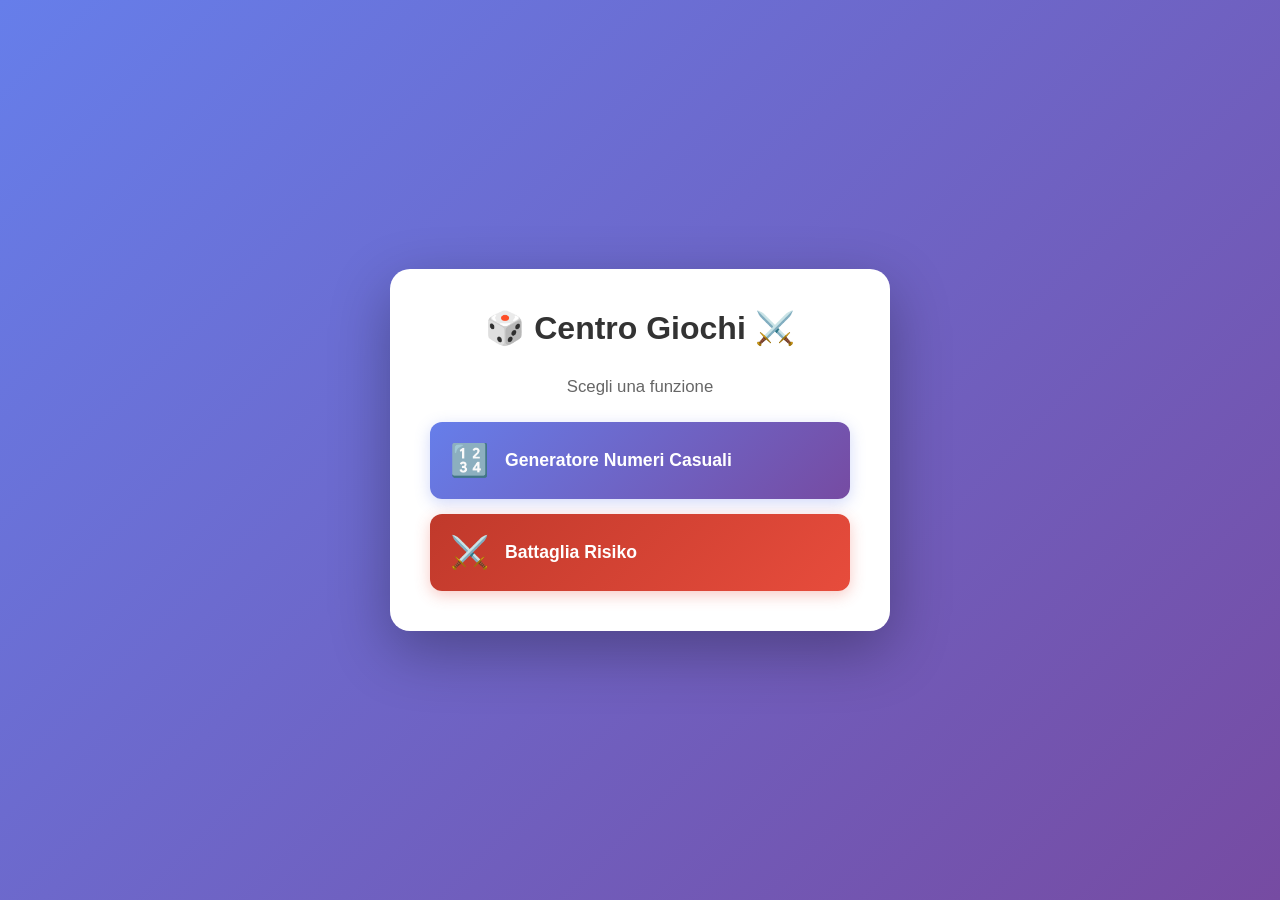
<file: index.html>
<!DOCTYPE html>
<html lang="it">
<head>
    <meta charset="UTF-8">
    <meta name="viewport" content="width=device-width, initial-scale=1.0">
    <title>Centro Giochi</title>
    <link rel="stylesheet" href="style.css?v=3">
</head>
<body>
    <div class="container menu-container">
        <h1>🎲 Centro Giochi ⚔️</h1>
        <p class="menu-subtitle">Scegli una funzione</p>

        <div class="menu-options">
            <a href="generatore.html" class="menu-btn menu-btn-numbers">
                <span class="menu-icon">🔢</span>
                <span class="menu-label">Generatore Numeri Casuali</span>
            </a>
            <a href="risiko.html" class="menu-btn menu-btn-risiko">
                <span class="menu-icon">⚔️</span>
                <span class="menu-label">Battaglia Risiko</span>
            </a>
        </div>
    </div>
</body>
</html>
</file>
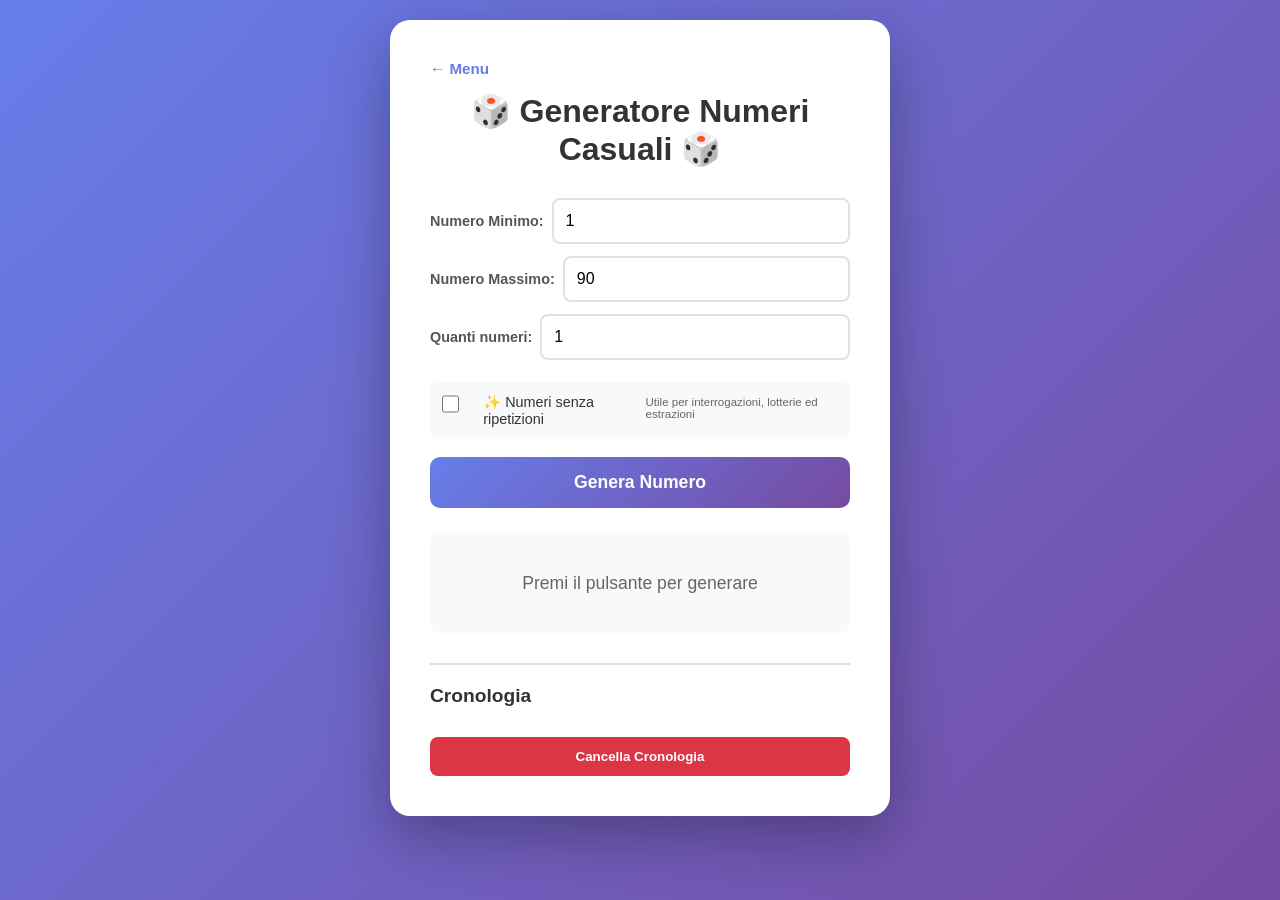
<file: generatore.html>
<!DOCTYPE html>
<html lang="it">
<head>
    <meta charset="UTF-8">
    <meta name="viewport" content="width=device-width, initial-scale=1.0">
    <title>Generatore Numeri Casuali</title>
    <link rel="stylesheet" href="style.css?v=3">
</head>
<body class="align-top">
    <div class="container">
        <a href="index.html" class="back-link">← Menu</a>
        <h1>🎲 Generatore Numeri Casuali 🎲</h1>

        <div class="settings">
            <div class="input-group">
                <div class="field-row">
                    <label for="min" class="field-label">Numero Minimo:</label>
                    <input type="number" id="min" value="1" class="field-input">
                </div>
            </div>

            <div class="input-group">
                <div class="field-row">
                    <label for="max" class="field-label">Numero Massimo:</label>
                    <input type="number" id="max" value="90" class="field-input">
                </div>
            </div>

            <div class="input-group">
                <div class="field-row">
                    <label for="count" class="field-label">Quanti numeri:</label>
                    <input type="number" id="count" value="1" min="1" class="field-input">
                </div>
            </div>

            <div class="input-group checkbox-group">
                <label class="checkbox-label">
                    <input type="checkbox" id="uniqueNumbers">
                    <span class="checkmark"></span>
                    ✨ Numeri senza ripetizioni
                    <small class="help-text">Utile per interrogazioni, lotterie ed estrazioni</small>
                </label>
            </div>
        </div>

        <button id="generateBtn" class="generate-btn">Genera Numero</button>

        <div class="result" id="result">
            <p>Premi il pulsante per generare</p>
        </div>

        <div class="history">
            <h3>Cronologia</h3>
            <div id="historyList"></div>
            <button id="clearBtn" class="clear-btn">Cancella Cronologia</button>
        </div>
    </div>

    <script src="generatore.js?v=3"></script>
</body>
</html>
</file>
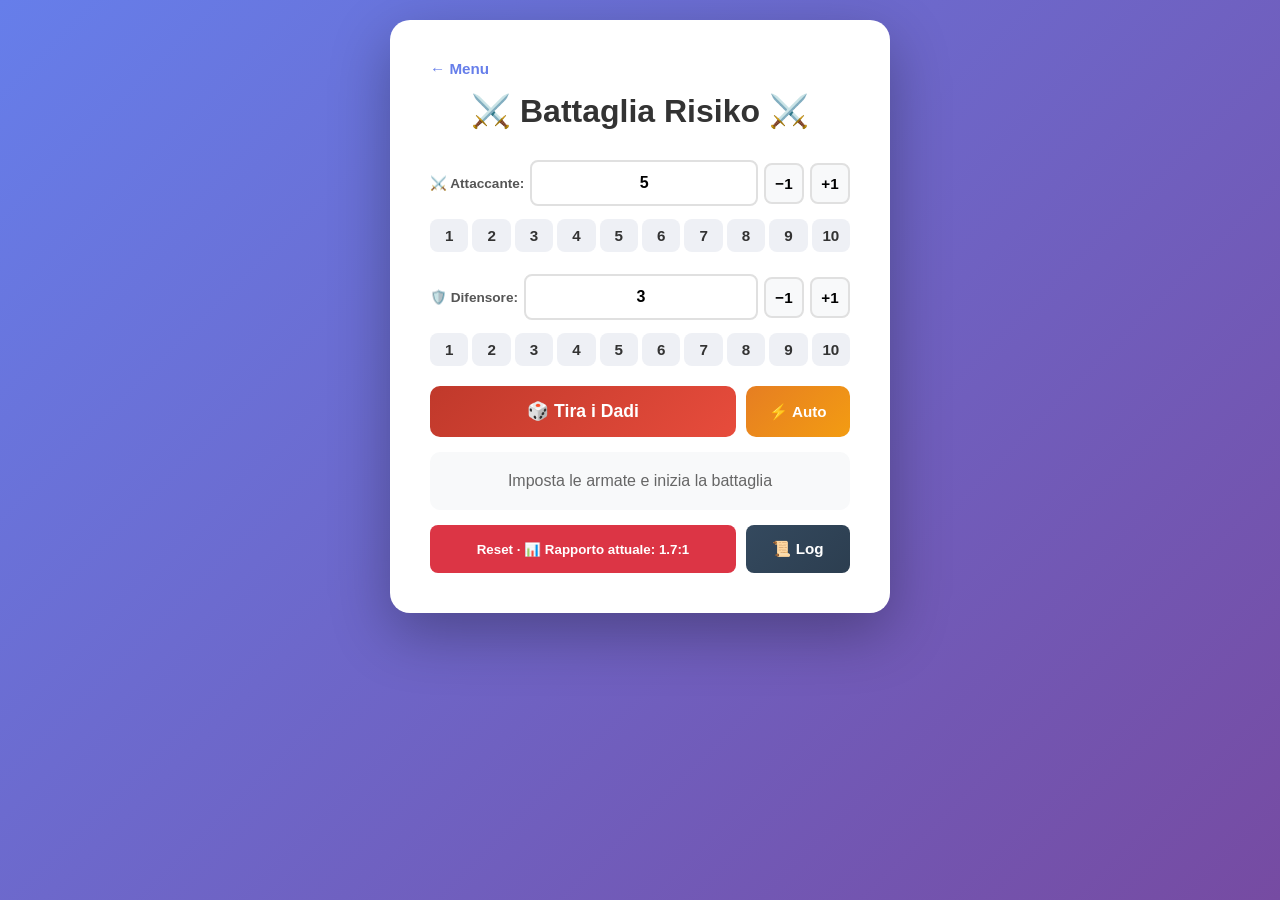
<file: risiko.html>
<!DOCTYPE html>
<html lang="it">
<head>
    <meta charset="UTF-8">
    <meta name="viewport" content="width=device-width, initial-scale=1.0">
    <title>Battaglia Risiko</title>
    <link rel="stylesheet" href="style.css?v=3">
</head>
<body class="align-top">
    <div class="container">
        <a href="index.html" class="back-link">← Menu</a>
        <h1>⚔️ Battaglia Risiko ⚔️</h1>

        <div class="risiko-settings">
            <div class="input-group army-group">
                <div class="army-stepper">
                    <label for="attackerArmies" class="army-label">⚔️ Attaccante:</label>
                    <input type="number" id="attackerArmies" value="5" min="2" class="army-display">
                    <button type="button" class="adjust-btn" data-delta="-1">−1</button>
                    <button type="button" class="adjust-btn" data-delta="1">+1</button>
                </div>
                <div class="quick-select">
                    <button type="button" class="quick-btn" data-value="1">1</button>
                    <button type="button" class="quick-btn" data-value="2">2</button>
                    <button type="button" class="quick-btn" data-value="3">3</button>
                    <button type="button" class="quick-btn" data-value="4">4</button>
                    <button type="button" class="quick-btn" data-value="5">5</button>
                    <button type="button" class="quick-btn" data-value="6">6</button>
                    <button type="button" class="quick-btn" data-value="7">7</button>
                    <button type="button" class="quick-btn" data-value="8">8</button>
                    <button type="button" class="quick-btn" data-value="9">9</button>
                    <button type="button" class="quick-btn" data-value="10">10</button>
                </div>
            </div>

            <div class="input-group army-group">
                <div class="army-stepper">
                    <label for="defenderArmies" class="army-label">🛡️ Difensore:</label>
                    <input type="number" id="defenderArmies" value="3" min="1" class="army-display">
                    <button type="button" class="adjust-btn" data-delta="-1">−1</button>
                    <button type="button" class="adjust-btn" data-delta="1">+1</button>
                </div>
                <div class="quick-select">
                    <button type="button" class="quick-btn" data-value="1">1</button>
                    <button type="button" class="quick-btn" data-value="2">2</button>
                    <button type="button" class="quick-btn" data-value="3">3</button>
                    <button type="button" class="quick-btn" data-value="4">4</button>
                    <button type="button" class="quick-btn" data-value="5">5</button>
                    <button type="button" class="quick-btn" data-value="6">6</button>
                    <button type="button" class="quick-btn" data-value="7">7</button>
                    <button type="button" class="quick-btn" data-value="8">8</button>
                    <button type="button" class="quick-btn" data-value="9">9</button>
                    <button type="button" class="quick-btn" data-value="10">10</button>
                </div>
            </div>
        </div>

        <div class="battle-actions">
            <button id="rollBattleBtn" class="battle-btn">🎲 Tira i Dadi</button>
            <button id="autoBattleBtn" class="auto-btn">⚡ Auto</button>
        </div>

        <div class="battle-result" id="battleResult">
            <p>Imposta le armate e inizia la battaglia</p>
        </div>

        <div class="secondary-actions">
            <button id="resetBattleBtn" class="clear-btn">Reset</button>
            <button id="logBtn" type="button" class="log-btn">📜 Log</button>
        </div>

        <div class="battle-log-panel" id="battleLogPanel" hidden>
            <h4>📜 Cronologia dei round</h4>
            <div id="battleLogList" class="battle-log-list"></div>
        </div>
    </div>

    <script src="risiko.js?v=4"></script>
</body>
</html>
</file>
<file: style.css>
* {
    margin: 0;
    padding: 0;
    box-sizing: border-box;
}

body {
    font-family: 'Segoe UI', Tahoma, Geneva, Verdana, sans-serif;
    background: linear-gradient(135deg, #667eea 0%, #764ba2 100%);
    min-height: 100vh;
    display: flex;
    justify-content: center;
    align-items: center;
    padding: 20px;
}

/* Pagine con contenuto piu' lungo: parte dall'alto invece di centrare,
   cosi' su schermi piccoli non "sborda" in modo simmetrico sopra e sotto */
body.align-top {
    align-items: flex-start;
}

.container {
    background: white;
    border-radius: 20px;
    padding: 40px;
    box-shadow: 0 20px 60px rgba(0, 0, 0, 0.3);
    max-width: 500px;
    width: 100%;
}

h1 {
    text-align: center;
    color: #333;
    margin-bottom: 30px;
    font-size: 2em;
}

.settings {
    display: flex;
    flex-direction: column;
    gap: 12px;
    margin-bottom: 18px;
}

.input-group {
    display: flex;
    flex-direction: column;
    gap: 5px;
}

label {
    color: #555;
    font-weight: 600;
    font-size: 0.9em;
}

.field-row {
    display: flex;
    align-items: center;
    gap: 8px;
}

.field-label {
    flex: 0 1 auto;
    min-width: 0;
    white-space: nowrap;
    overflow: hidden;
    text-overflow: ellipsis;
}

.field-input {
    flex: 1 1 70px;
    min-width: 70px;
}

input[type="number"] {
    padding: 12px;
    border: 2px solid #e0e0e0;
    border-radius: 8px;
    font-size: 1em;
    transition: border-color 0.3s;
}

input[type="number"]:focus {
    outline: none;
    border-color: #667eea;
}

/* Styling per checkbox numeri unici */
.checkbox-group {
    margin-top: 10px;
}

.checkbox-label {
    display: flex;
    align-items: flex-start;
    gap: 12px;
    cursor: pointer;
    font-weight: 500;
    color: #333;
    padding: 12px;
    background: #f8f9fa;
    border-radius: 8px;
    transition: background 0.3s;
}

.checkbox-label:hover {
    background: #e9ecef;
}

input[type="checkbox"] {
    width: 20px;
    height: 20px;
    margin: 0;
    cursor: pointer;
    accent-color: #667eea;
}

.help-text {
    display: block;
    color: #666;
    font-size: 0.8em;
    font-weight: 400;
    margin-top: 2px;
}

.generate-btn {
    width: 100%;
    padding: 15px;
    background: linear-gradient(135deg, #667eea 0%, #764ba2 100%);
    color: white;
    border: none;
    border-radius: 10px;
    font-size: 1.1em;
    font-weight: 600;
    cursor: pointer;
    transition: transform 0.2s, box-shadow 0.2s;
}

.generate-btn:hover {
    transform: translateY(-2px);
    box-shadow: 0 5px 20px rgba(102, 126, 234, 0.4);
}

.generate-btn:active {
    transform: translateY(0);
}

.result {
    margin: 25px 0;
    padding: 30px;
    background: #f8f9fa;
    border-radius: 10px;
    text-align: center;
    min-height: 100px;
    display: flex;
    flex-direction: column;
    align-items: center;
    justify-content: center;
    gap: 15px;
}

.result p {
    color: #666;
    font-size: 1.1em;
}

/* Badge per numeri unici */
.unique-badge {
    background: linear-gradient(135deg, #16a085 0%, #2ecc71 100%);
    color: white;
    padding: 10px 20px;
    border-radius: 25px;
    font-size: 0.95em;
    font-weight: 600;
    margin-bottom: 15px;
    box-shadow: 0 3px 15px rgba(22, 160, 133, 0.3);
    animation: bounceIn 0.5s ease-out;
}

@keyframes bounceIn {
    0% { transform: scale(0.3); opacity: 0; }
    50% { transform: scale(1.1); }
    100% { transform: scale(1); opacity: 1; }
}

.numbers {
    display: flex;
    flex-wrap: wrap;
    gap: 10px;
    justify-content: center;
    width: 100%;
}

.number {
    background: linear-gradient(135deg, #667eea 0%, #764ba2 100%);
    color: white;
    padding: 15px 25px;
    border-radius: 12px;
    font-size: 1.5em;
    font-weight: 700;
    animation: fadeIn 0.5s ease-in;
    position: relative;
    box-shadow: 0 4px 15px rgba(102, 126, 234, 0.3);
}

/* Stile speciale per numeri unici - più verde e distintivo */
.number.unique {
    background: linear-gradient(135deg, #16a085 0%, #2ecc71 100%);
    box-shadow: 0 4px 15px rgba(22, 160, 133, 0.4);
    border: 2px solid rgba(255, 255, 255, 0.3);
}

.number.unique::before {
    content: "✓";
    position: absolute;
    top: -5px;
    right: -5px;
    background: #27ae60;
    color: white;
    border-radius: 50%;
    width: 20px;
    height: 20px;
    font-size: 12px;
    display: flex;
    align-items: center;
    justify-content: center;
    font-weight: bold;
}

@keyframes fadeIn {
    from {
        opacity: 0;
        transform: scale(0.8) translateY(20px);
    }
    to {
        opacity: 1;
        transform: scale(1) translateY(0);
    }
}

.history {
    margin-top: 30px;
    padding-top: 20px;
    border-top: 2px solid #e0e0e0;
}

.history h3 {
    color: #333;
    margin-bottom: 15px;
    font-size: 1.2em;
}

#historyList {
    max-height: 250px;
    overflow-y: auto;
    margin-bottom: 15px;
}

.history-item {
    padding: 15px;
    background: #f8f9fa;
    margin-bottom: 10px;
    border-radius: 10px;
    color: #555;
    font-size: 0.9em;
    border-left: 4px solid #e0e0e0;
    transition: border-color 0.3s;
}

.history-item:hover {
    border-left-color: #667eea;
    background: #f1f3f4;
}

.history-content {
    display: flex;
    flex-direction: column;
    gap: 8px;
}

.history-numbers {
    display: flex;
    align-items: center;
    flex-wrap: wrap;
    gap: 8px;
}

.history-details {
    color: #777;
    font-size: 0.85em;
}

/* Badge nella cronologia */
.history-badge {
    padding: 3px 8px;
    border-radius: 12px;
    font-size: 0.7em;
    font-weight: 600;
    display: inline-block;
}

.unique-badge-small {
    background: #16a085;
    color: white;
}

.count-badge {
    background: #667eea;
    color: white;
}

.clear-btn {
    width: 100%;
    padding: 12px;
    background: #dc3545;
    color: white;
    border: none;
    border-radius: 8px;
    cursor: pointer;
    font-weight: 600;
    transition: background 0.3s, transform 0.2s;
}

.clear-btn:hover {
    background: #c82333;
    transform: translateY(-1px);
}

.clear-btn:active {
    transform: translateY(0);
}

/* Reset + Log affiancati nella Battaglia Risiko */
.secondary-actions {
    display: flex;
    gap: 10px;
}

.secondary-actions .clear-btn {
    width: auto;
    flex: 3;
    padding: 15px;
}

.log-btn {
    flex: 1;
    padding: 15px 6px;
    background: linear-gradient(135deg, #34495e 0%, #2c3e50 100%);
    color: white;
    border: none;
    border-radius: 8px;
    font-weight: 600;
    font-size: 0.95em;
    cursor: pointer;
    transition: background 0.3s, transform 0.2s;
}

.log-btn:hover {
    background: linear-gradient(135deg, #2c3e50 0%, #1a252f 100%);
    transform: translateY(-1px);
}

.log-btn:active {
    transform: translateY(0);
}

.battle-log-panel {
    margin-top: 15px;
    padding: 15px;
    background: #f8f9fa;
    border-radius: 10px;
    max-height: 280px;
    overflow-y: auto;
}

.battle-log-panel h4 {
    color: #333;
    font-size: 1em;
    margin-bottom: 10px;
}

.battle-log-list {
    display: flex;
    flex-direction: column;
    gap: 6px;
}

.log-entry {
    padding: 8px 10px;
    background: white;
    border-radius: 8px;
    font-size: 0.8em;
    color: #444;
    border-left: 3px solid #667eea;
}

.log-entry-empty {
    text-align: center;
    color: #999;
    padding: 10px;
    font-size: 0.85em;
}

/* Sezione Battaglia Risiko */
.risiko-settings {
    display: flex;
    flex-direction: column;
    gap: 14px;
    margin-bottom: 12px;
}

.army-stepper {
    display: flex;
    align-items: center;
    gap: 6px;
    margin-bottom: 8px;
}

.army-label {
    flex: 0 1 auto;
    min-width: 0;
    white-space: nowrap;
    overflow: hidden;
    text-overflow: ellipsis;
    font-size: 0.85em;
}

.army-display {
    flex: 1 1 56px;
    min-width: 56px;
    text-align: center;
    font-weight: 700;
    font-size: 1.1em;
    padding: 10px 6px;
    -moz-appearance: textfield;
}

/* Nasconde le freccette native del campo numerico: ci sono i bottoni +1/-1 */
.army-display::-webkit-inner-spin-button,
.army-display::-webkit-outer-spin-button {
    -webkit-appearance: none;
    margin: 0;
}

.quick-select {
    display: flex;
    flex-wrap: nowrap;
    gap: 4px;
    margin-bottom: 8px;
}

.quick-btn {
    flex: 1 1 0;
    min-width: 0;
    padding: 8px 0;
    border: none;
    border-radius: 8px;
    background: #eef0f5;
    color: #333;
    font-weight: 600;
    font-size: 0.95em;
    cursor: pointer;
    transition: background 0.2s, transform 0.15s;
}

.quick-btn:hover:not(:disabled) {
    background: #dfe3ee;
    transform: translateY(-1px);
}

.quick-btn:active:not(:disabled) {
    transform: translateY(0);
}

.adjust-btn {
    flex: 0 0 40px;
    padding: 10px 0;
    border: 2px solid #e0e0e0;
    border-radius: 8px;
    background: #f8f9fa;
    font-weight: 700;
    font-size: 0.95em;
    cursor: pointer;
    transition: background 0.2s, border-color 0.2s;
}

.adjust-btn:hover:not(:disabled) {
    border-color: #667eea;
    background: #eef0ff;
}

.adjust-btn:active:not(:disabled) {
    transform: translateY(1px);
}

.quick-btn:disabled,
.adjust-btn:disabled {
    opacity: 0.5;
    cursor: not-allowed;
}

.battle-actions {
    display: flex;
    gap: 10px;
    margin-bottom: 15px;
}

.battle-btn {
    flex: 3;
    padding: 15px;
    background: linear-gradient(135deg, #c0392b 0%, #e74c3c 100%);
    color: white;
    border: none;
    border-radius: 10px;
    font-size: 1.1em;
    font-weight: 600;
    cursor: pointer;
    transition: transform 0.2s, box-shadow 0.2s;
}

.battle-btn:hover:not(:disabled) {
    transform: translateY(-2px);
    box-shadow: 0 5px 20px rgba(231, 76, 60, 0.4);
}

.auto-btn {
    flex: 1;
    padding: 15px 6px;
    background: linear-gradient(135deg, #e67e22 0%, #f39c12 100%);
    color: white;
    border: none;
    border-radius: 10px;
    font-size: 0.95em;
    font-weight: 600;
    cursor: pointer;
    transition: transform 0.2s, box-shadow 0.2s;
}

.auto-btn:hover:not(:disabled) {
    transform: translateY(-2px);
    box-shadow: 0 5px 20px rgba(243, 156, 18, 0.4);
}

.battle-btn:disabled,
.auto-btn:disabled {
    background: #bdc3c7;
    cursor: not-allowed;
    transform: none;
}

.battle-result {
    padding: 20px;
    background: #f8f9fa;
    border-radius: 10px;
    text-align: center;
    margin-bottom: 15px;
}

.battle-result p {
    color: #666;
}

.dice-row {
    display: flex;
    justify-content: space-around;
    gap: 20px;
    margin-bottom: 15px;
}

.dice-group strong {
    display: block;
    margin-bottom: 8px;
    color: #333;
}

.dice {
    display: flex;
    gap: 8px;
    justify-content: center;
}

.die {
    width: 40px;
    height: 40px;
    display: flex;
    align-items: center;
    justify-content: center;
    border-radius: 8px;
    font-weight: 700;
    font-size: 1.2em;
    color: white;
    box-shadow: 0 3px 10px rgba(0, 0, 0, 0.2);
    animation: fadeIn 0.4s ease-in;
}

.attack-die {
    background: linear-gradient(135deg, #e74c3c 0%, #c0392b 100%);
}

.defense-die {
    background: linear-gradient(135deg, #2980b9 0%, #2c3e50 100%);
}

.round-outcome-list {
    list-style: none;
    display: flex;
    flex-direction: column;
    gap: 8px;
    margin-bottom: 15px;
}

.round-outcome-list li {
    font-weight: 600;
    color: #333;
    background: white;
    padding: 10px 15px;
    border-radius: 8px;
    text-align: left;
}

.round-outcome-list .attacker-loss {
    border-left: 4px solid #e74c3c;
}

.round-outcome-list .defender-loss {
    border-left: 4px solid #2980b9;
}

.armies-status {
    display: flex;
    justify-content: space-around;
    font-size: 0.95em;
    color: #555;
}

.battle-final-message {
    margin-bottom: 20px;
    padding: 20px;
    border-radius: 14px;
    text-align: center;
    color: white;
    text-shadow: 0 1px 4px rgba(0, 0, 0, 0.5);
    animation: bounceIn 0.5s ease-out;
}

.final-icon {
    display: block;
    font-size: 2.4em;
    line-height: 1;
    margin-bottom: 8px;
}

.final-text {
    display: block;
    font-weight: 700;
    font-size: 1.15em;
}

.battle-final-message.victory {
    background: linear-gradient(135deg, #16a085 0%, #2ecc71 100%);
    animation: bounceIn 0.5s ease-out, pulseGlowVictory 1.3s ease-in-out 0.5s 3;
}

.battle-final-message.halt {
    background: linear-gradient(135deg, #c0392b 0%, #e74c3c 100%);
    animation: bounceIn 0.5s ease-out, pulseGlowHalt 1.3s ease-in-out 0.5s 3;
}

.battle-final-message.parity {
    background: linear-gradient(135deg, #34495e 0%, #2c3e50 100%);
    box-shadow: 0 4px 20px rgba(52, 73, 94, 0.45);
}

@keyframes pulseGlowVictory {
    0%, 100% { box-shadow: 0 4px 20px rgba(22, 160, 133, 0.45); transform: scale(1); }
    50% { box-shadow: 0 4px 40px rgba(22, 160, 133, 0.9); transform: scale(1.03); }
}

@keyframes pulseGlowHalt {
    0%, 100% { box-shadow: 0 4px 20px rgba(231, 76, 60, 0.45); transform: scale(1); }
    50% { box-shadow: 0 4px 40px rgba(231, 76, 60, 0.9); transform: scale(1.03); }
}

/* Link per tornare al menu */
.back-link {
    display: inline-block;
    margin-bottom: 15px;
    color: #667eea;
    font-weight: 600;
    text-decoration: none;
    font-size: 0.95em;
}

.back-link:hover {
    text-decoration: underline;
}

/* Menu iniziale */
.menu-container {
    text-align: center;
}

.menu-subtitle {
    color: #666;
    margin-bottom: 25px;
    font-size: 1.05em;
}

.menu-options {
    display: flex;
    flex-direction: column;
    gap: 15px;
}

.menu-btn {
    display: flex;
    align-items: center;
    gap: 15px;
    padding: 20px;
    border-radius: 12px;
    text-decoration: none;
    color: white;
    font-weight: 600;
    font-size: 1.1em;
    transition: transform 0.2s, box-shadow 0.2s;
}

.menu-btn:hover {
    transform: translateY(-3px);
}

.menu-btn-numbers {
    background: linear-gradient(135deg, #667eea 0%, #764ba2 100%);
    box-shadow: 0 4px 15px rgba(102, 126, 234, 0.3);
}

.menu-btn-numbers:hover {
    box-shadow: 0 8px 25px rgba(102, 126, 234, 0.45);
}

.menu-btn-risiko {
    background: linear-gradient(135deg, #c0392b 0%, #e74c3c 100%);
    box-shadow: 0 4px 15px rgba(231, 76, 60, 0.3);
}

.menu-btn-risiko:hover {
    box-shadow: 0 8px 25px rgba(231, 76, 60, 0.45);
}

.menu-icon {
    font-size: 1.8em;
}

.menu-label {
    flex: 1;
    text-align: left;
}

@media (max-width: 600px) {
    .container {
        padding: 20px;
        margin: 10px;
    }

    h1 {
        font-size: 1.35em;
        line-height: 1.15;
        margin-bottom: 14px;
    }

    .checkbox-label {
        font-size: 0.9em;
        padding: 10px;
    }

    .result {
        margin: 15px 0;
        padding: 20px;
        min-height: 70px;
    }

    .number {
        padding: 12px 18px;
        font-size: 1.3em;
        min-width: 60px;
    }

    .unique-badge {
        font-size: 0.85em;
        padding: 8px 16px;
    }

    .risiko-settings {
        flex-direction: column;
        gap: 10px;
    }

    .die {
        width: 32px;
        height: 32px;
        font-size: 1em;
    }
}
</file>
